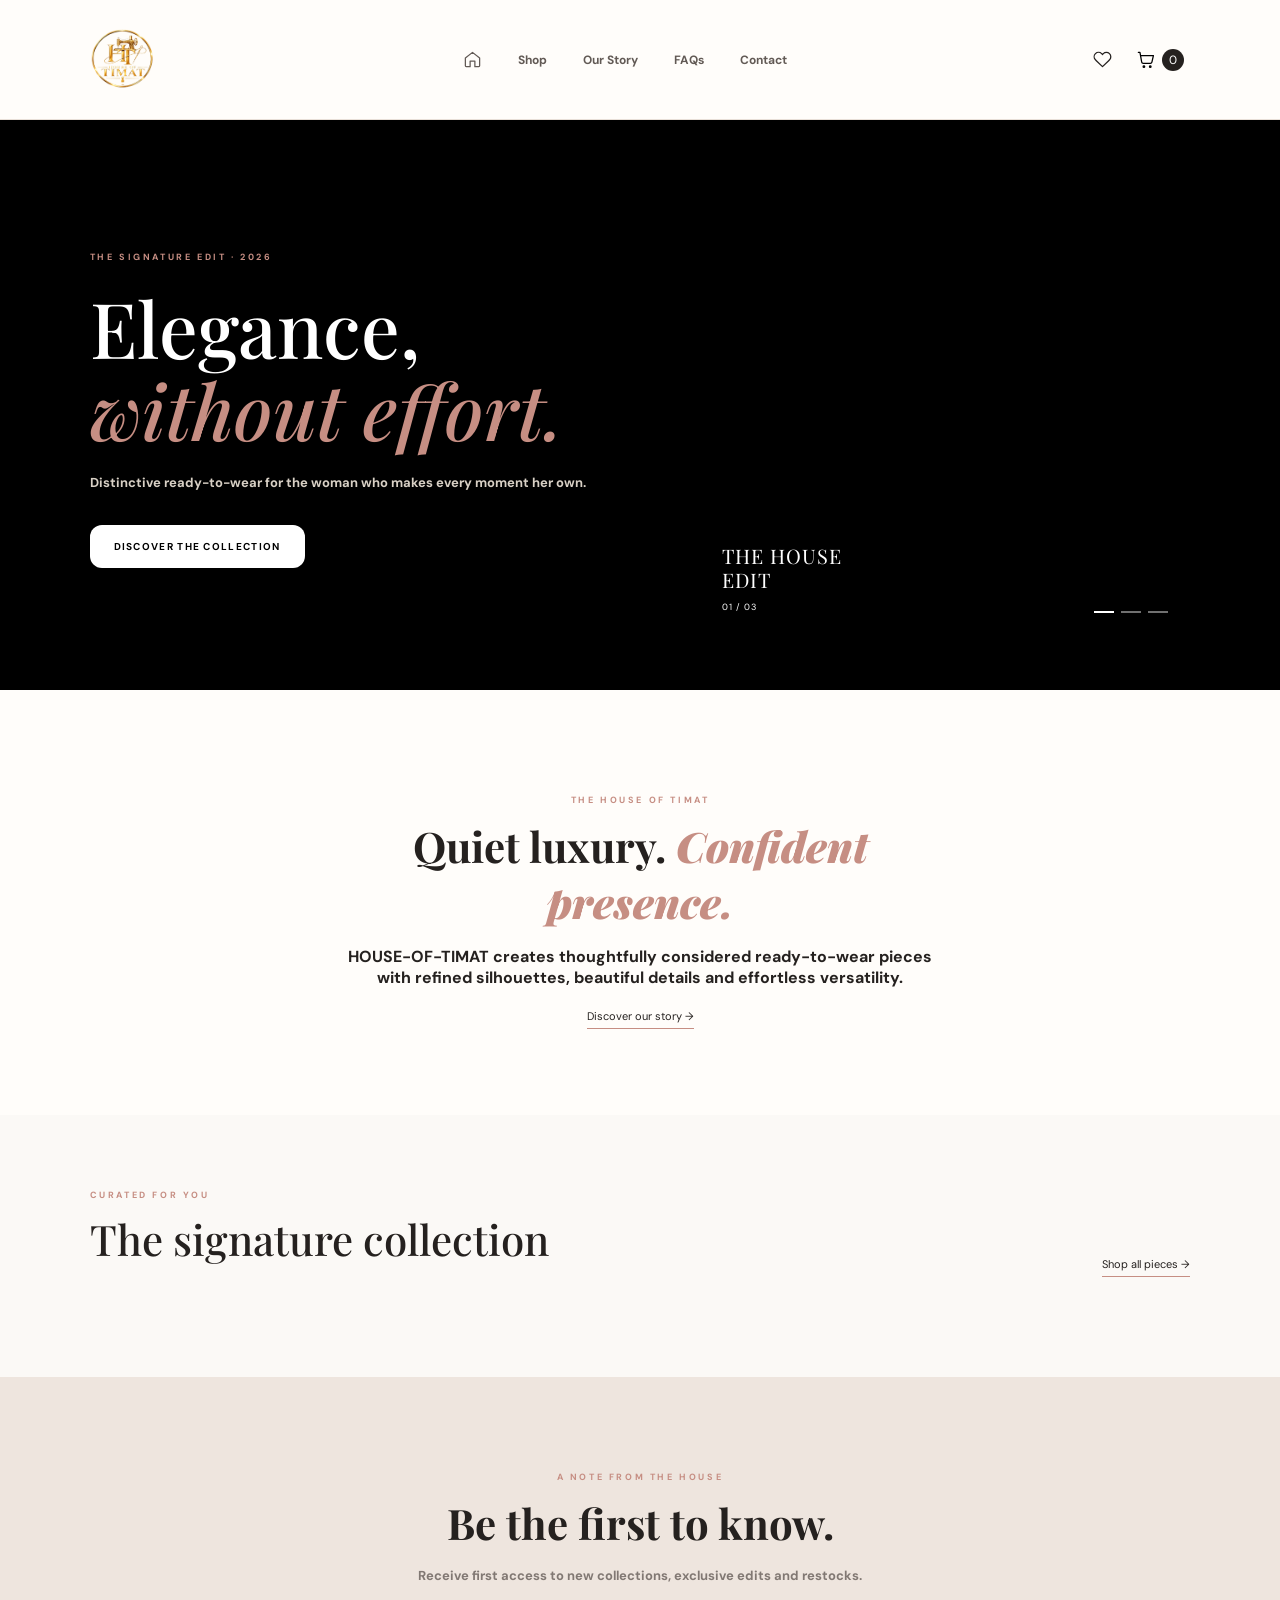
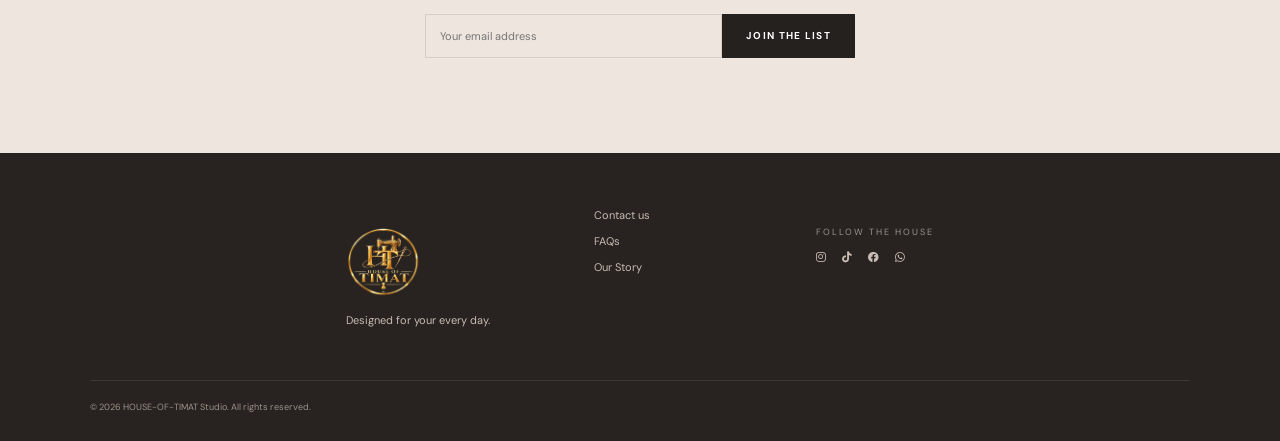
<file: index.html>
<!DOCTYPE html>
<html lang="en">

<head>
    <meta charset="UTF-8">
    <meta name="viewport" content="width=device-width, initial-scale=1.0">
    <meta name="description" content="HOUSE-OF-TIMAT — refined ready-to-wear for women.">
    <title>HOUSE-OF-TIMAT — Ready to Wear</title>
    <link rel="stylesheet" href="styles.css">
    <link rel="stylesheet" href="https://cdnjs.cloudflare.com/ajax/libs/font-awesome/6.0.0/css/all.min.css">
</head>

<body>
    <header class="site-header">
        <a class="brand" href="index.html">
            <span class="logo"><img src="logo.png" alt=""></span>
        </a>
        <nav>
            <a href="index.html" aria-label="Home" title="Home" class="nav-icon"><svg viewBox="0 0 24 24">
                    <path d="m3 10 9-7 9 7v10a1 1 0 0 1-1 1h-5v-7H9v7H4a1 1 0 0 1-1-1z" />
                </svg></a>
            <a href="shop.html" style="font-weight: bolder;">Shop</a>
            <a href="about.html" style="font-weight: bolder;">Our Story</a>
            <a href="faq.html" style="font-weight: bolder;">FAQs</a><a href="contact.html"
                style="font-weight: bolder;">Contact</a>
        </nav>
        <div class="header-actions">
            <a href="wishlist.html" class="icon-link" title="Wishlist" aria-label="Wishlist">
                <svg viewBox="0 0 24 24">
                    <path
                        d="M20.8 4.6a5.5 5.5 0 0 0-7.8 0L12 5.7l-1.1-1.1a5.5 5.5 0 0 0-7.8 7.8l1.1 1.1L12 21l7.8-7.5 1.1-1.1a5.5 5.5 0 0 0-.1-7.8z" />
                </svg></span></a>
            <button class="cart-button" id="cartToggle" aria-label="Shopping cart" title="Shopping cart"><svg
                    viewBox="0 0 24 24">
                    <path d="M3 3h2l2.2 12.2a2 2 0 0 0 2 1.6h8.9a2 2 0 0 0 2-1.6L22 7H6" />
                    <circle cx="10" cy="21" r="1" />
                    <circle cx="18" cy="21" r="1" />
                </svg><span id="cartCount">0</span></button>
        </div>
    </header>
    <section class="hero">
        <div class="hero-copy">
            <p class="eyebrow" style="font-weight: bolder;">THE SIGNATURE EDIT · 2026</p>
            <h1>Elegance,<br><em>without effort.</em></h1>
            <p style="font-weight: bolder;">Distinctive ready-to-wear for the woman who makes every moment her own.</p>
            <a class="button dark" href="shop.html" style="border-radius: 12px; font-weight: bolder;">Discover the
                collection</a>
        </div>
        <div class="hero-image" id="heroSlider">
            <div class="hero-slides">
                <div class="hero-slide active"
                    style="background-image:url('https://images.unsplash.com/photo-1539109136881-3be0616acf4b?auto=format&fit=crop&w=1100&q=85')">
                </div>
                <div class="hero-slide"
                    style="background-image:url('https://images.unsplash.com/photo-1483985988355-763728e1935b?auto=format&fit=crop&w=1100&q=85')">
                </div>
                <div class="hero-slide"
                    style="background-image:url('https://images.unsplash.com/photo-1595777457583-95e059d581b8?auto=format&fit=crop&w=1100&q=85')">
                </div>
            </div>
            <div class="image-note">THE HOUSE<br>EDIT <span id="heroSlideCount">01 / 03</span></div>
            <button class="hero-arrow hero-prev" type="button" aria-label="Previous slide">‹</button>
            <button class="hero-arrow hero-next" type="button" aria-label="Next slide">›</button>
            <div class="hero-dots" aria-label="Choose hero slide">
                <button class="active" type="button" aria-label="Slide 1"></button>
                <button type="button" aria-label="Slide 2"></button>
                <button type="button" aria-label="Slide 3"></button>
            </div>
        </div>
    </section>
    <section class="intro">
        <p class="eyebrow" style="font-weight: bolder;">THE HOUSE OF TIMAT</p>
        <h2 style="font-weight: bolder;">Quiet luxury. <em style="font-weight: bolder;">Confident presence.</em></h2>
        <p style="font-weight: bolder;">HOUSE-OF-TIMAT creates thoughtfully considered ready-to-wear pieces with refined
            silhouettes, beautiful
            details and effortless versatility.</p><a class="text-link" href="about.html">Discover our story →</a>
    </section>
    <section class="shop-section">
        <div class="section-heading">
            <div>
                <p class="eyebrow">CURATED FOR YOU</p>
                <h2>The signature collection</h2>
            </div><a class="text-link" href="shop.html">Shop all pieces →</a>
        </div>
        <div class="products" id="products"></div>
    </section>
    <section class="newsletter">
        <p class="eyebrow" style="font-weight: bolder;">A NOTE FROM THE HOUSE</p>
        <h2 style="font-weight: bolder;">Be the first to know.</h2>
        <p style="font-weight: bolder;">Receive first access to new collections, exclusive edits and restocks.</p>
        <form id="newsletterForm">
            <input type="email" placeholder="Your email address" required>
            <button class="button dark" style="font-weight: bolder;">Join the list</button>
        </form>
        <small id="newsletterMsg"></small>
    </section>
    <footer class="site-footer">
        <div class="footer-grid">
            <div class="footer-brand-block">
                <a class="brand footer-brand" href="index.html"><span class="logo"><img src="logo.png"
                            alt="HOUSE-OF-TIMAT logo"></span></a>
                <p>Designed for your every day.</p>
            </div>
            <nav class="footer-links" aria-label="Footer navigation">
                <a href="contact.html">Contact us</a>
                <a href="faq.html">FAQs</a>
                <a href="about.html">Our Story</a>
            </nav>
            <div class="footer-socials">
                <span>Follow the house</span>
                <div class="socials">
                    <a href="https://instagram.com" target="_blank" rel="noopener" aria-label="Instagram"><i
                            class="fa-brands fa-instagram"></i></a>
                    <a href="https://tiktok.com" target="_blank" rel="noopener" aria-label="TikTok"><i
                            class="fa-brands fa-tiktok"></i></a>
                    <a href="https://facebook.com" target="_blank" rel="noopener" aria-label="Facebook"><i
                            class="fa-brands fa-facebook"></i></a>
                    <a href="https://whatsapp.com" target="_blank" rel="noopener" aria-label="WhatsApp"><i
                            class="fa-brands fa-whatsapp"></i></a>
                </div>
            </div>
        </div>
        <small class="footer-copy">© 2026 HOUSE-OF-TIMAT Studio. All rights reserved.</small>
    </footer>
    <div class="cart-drawer" id="cartDrawer">
        <div class="drawer-head">
            <h3>Your bag</h3><button id="closeCart" aria-label="Close">✕</button>
        </div>
        <div id="cartItems"></div>
        <div class="cart-bottom">
            <div class="total"><span>Subtotal</span><strong id="cartTotal">₦0</strong></div><label class="payment-label"
                for="paymentMethod">Payment method</label><select id="paymentMethod" class="payment-select">
                <option value="Paystack">Card / Paystack</option>
                <option value="Flutterwave">Card / Flutterwave</option>
                <option value="Bank transfer">Bank transfer</option>
            </select>
            <button class="button dark full" id="checkout">Continue to checkout</button><small>Demo checkout only.
                Connect a payment provider for live orders.</small>
        </div>
    </div>
    <div class="overlay" id="overlay"></div>
    <script src="store.js"></script>
</body>

</html>
</file>
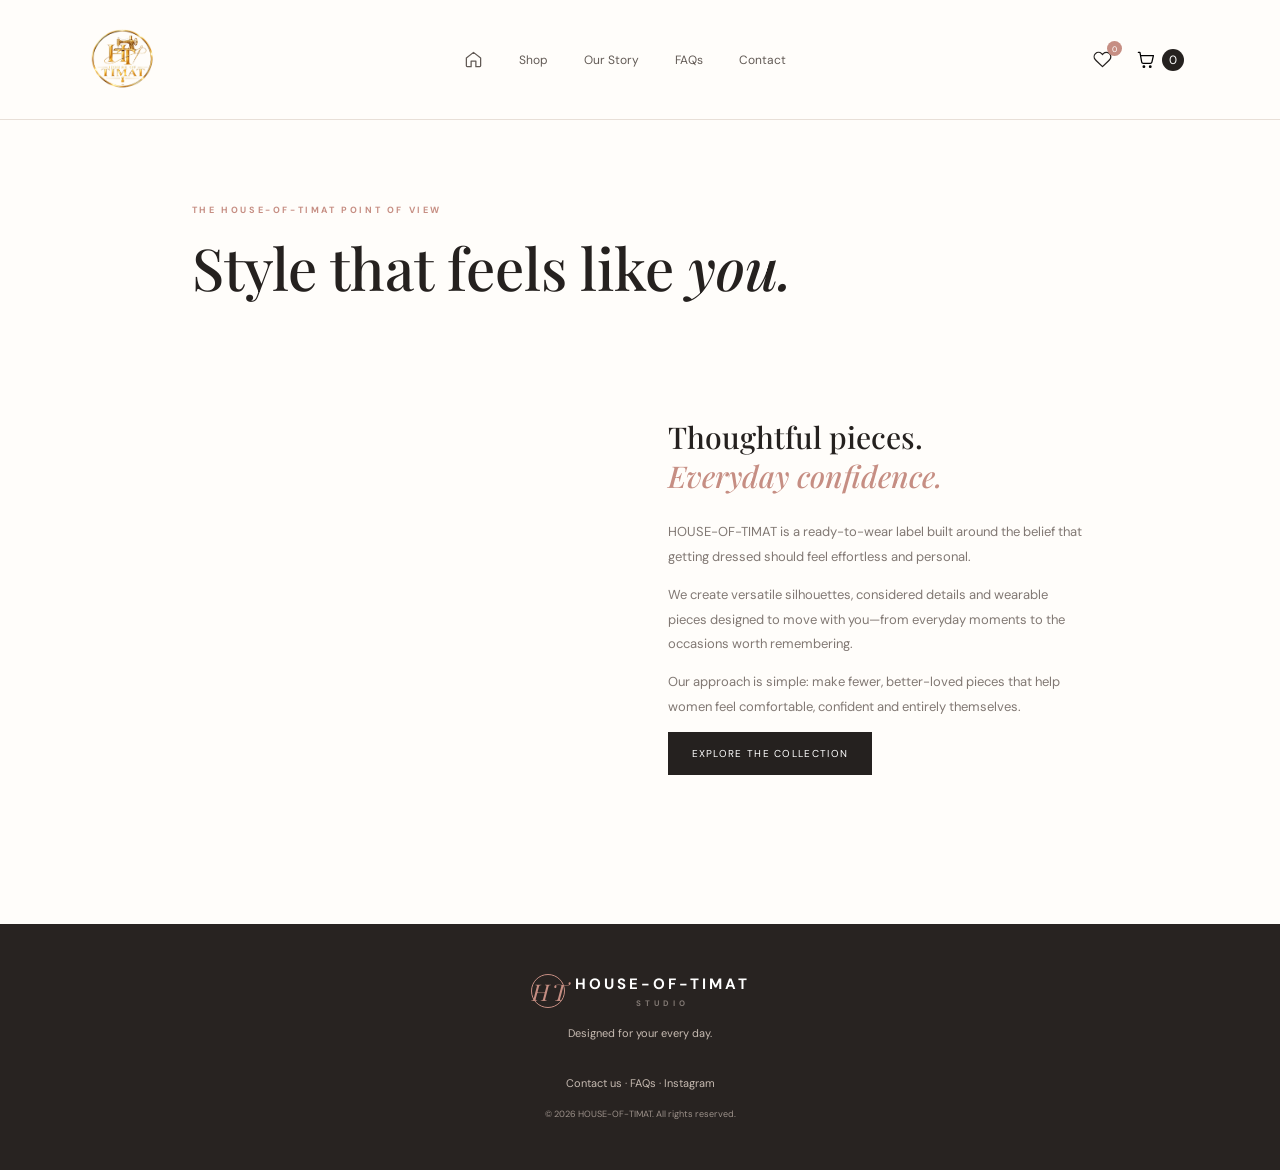
<file: about.html>
<!DOCTYPE html><html lang="en"><head><meta charset="UTF-8"><meta name="viewport" content="width=device-width, initial-scale=1.0"><title>Our Story — HOUSE-OF-TIMAT</title><link rel="stylesheet" href="styles.css"></head><body><header class="site-header">
<a class="brand" href="index.html"><span class="logo"><img src="logo.png" alt="HOUSE-OF-TIMAT logo"></span></a>
<nav><a href="index.html" aria-label="Home" title="Home" class="nav-icon"><svg viewBox="0 0 24 24"><path d="m3 10 9-7 9 7v10a1 1 0 0 1-1 1h-5v-7H9v7H4a1 1 0 0 1-1-1z"/></svg></a><a href="shop.html">Shop</a><a href="about.html">Our Story</a><a href="faq.html">FAQs</a><a href="contact.html">Contact</a></nav>
<div class="header-actions"><a href="wishlist.html" class="icon-link" title="Wishlist" aria-label="Wishlist"><svg viewBox="0 0 24 24"><path d="M20.8 4.6a5.5 5.5 0 0 0-7.8 0L12 5.7l-1.1-1.1a5.5 5.5 0 0 0-7.8 7.8l1.1 1.1L12 21l7.8-7.5 1.1-1.1a5.5 5.5 0 0 0-.1-7.8z"/></svg><span id="wishCount">0</span></a><button class="cart-button" id="cartToggle" aria-label="Shopping cart" title="Shopping cart"><svg viewBox="0 0 24 24"><path d="M3 3h2l2.2 12.2a2 2 0 0 0 2 1.6h8.9a2 2 0 0 0 2-1.6L22 7H6"/><circle cx="10" cy="21" r="1"/><circle cx="18" cy="21" r="1"/></svg><span id="cartCount">0</span></button></div></header><main class="content-page"><p class="eyebrow">THE HOUSE-OF-TIMAT POINT OF VIEW</p><h1>Style that feels like <em>you.</em></h1><div class="story-layout"><div class="story-photo"></div><div><h2>Thoughtful pieces.<br><em>Everyday confidence.</em></h2><p>HOUSE-OF-TIMAT is a ready-to-wear label built around the belief that getting dressed should feel effortless and personal.</p><p>We create versatile silhouettes, considered details and wearable pieces designed to move with you—from everyday moments to the occasions worth remembering.</p><p>Our approach is simple: make fewer, better-loved pieces that help women feel comfortable, confident and entirely themselves.</p><a class="button dark" href="shop.html">Explore the collection</a></div></div></main><footer><a class="brand" href="index.html"><span class="brand-mark">HT</span><span>HOUSE-OF-TIMAT <small>STUDIO</small></span></a>
<p>Designed for your every day.</p><div><a href="contact.html">Contact us</a> · <a href="faq.html">FAQs</a> · <a href="https://instagram.com" target="_blank">Instagram</a></div><small>© 2026 HOUSE-OF-TIMAT. All rights reserved.</small></footer><div class="cart-drawer" id="cartDrawer"><div class="drawer-head"><h3>Your bag</h3><button id="closeCart" aria-label="Close">✕</button></div><div id="cartItems"></div><div class="cart-bottom"><div class="total"><span>Subtotal</span><strong id="cartTotal">₦0</strong></div><label class="payment-label" for="paymentMethod">Payment method</label><select id="paymentMethod" class="payment-select"><option value="Paystack">Card / Paystack</option><option value="Flutterwave">Card / Flutterwave</option><option value="Bank transfer">Bank transfer</option></select>
<button class="button dark full" id="checkout">Continue to checkout</button><small>Demo checkout only. Connect a payment provider for live orders.</small></div></div><div class="overlay" id="overlay"></div><script src="store.js"></script></body></html>
</file>
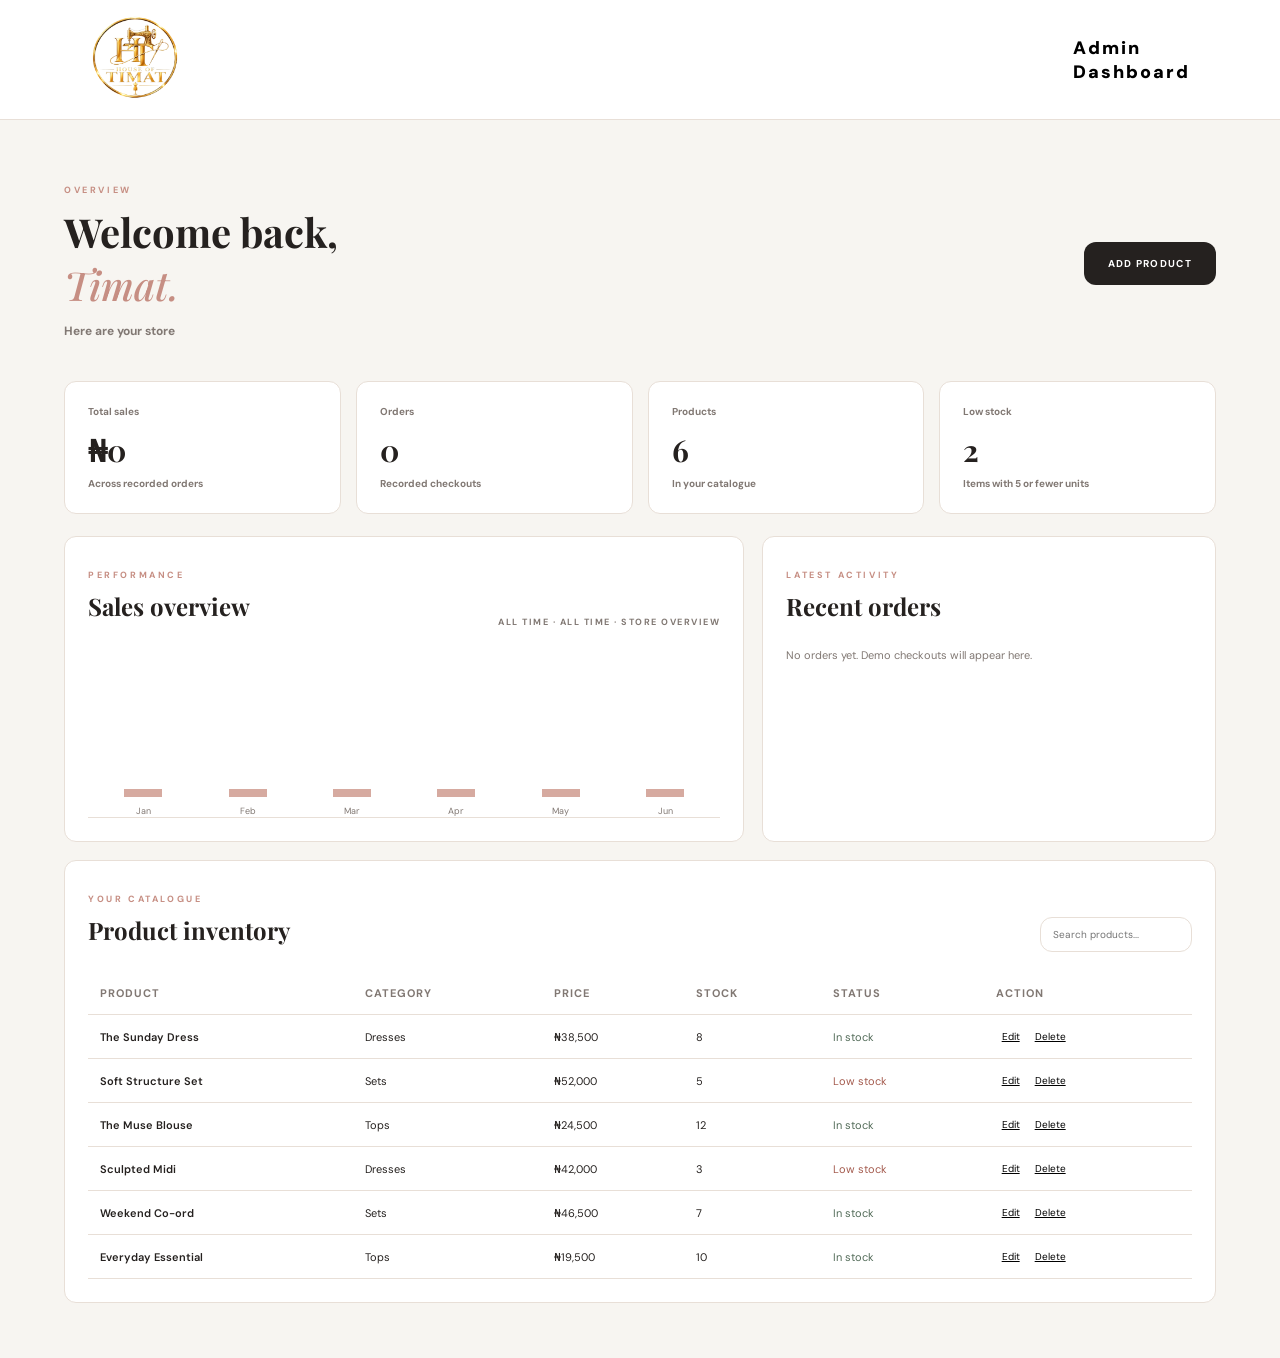
<file: admin.html>
<!DOCTYPE html>
<html lang="en">

<head>
    <meta charset="UTF-8">
    <meta name="viewport" content="width=device-width, initial-scale=1.0">
    <title>HOUSE-OF-TIMAT — Admin</title>
    <link rel="stylesheet" href="styles.css">
</head>

<body class="admin-body">
    <header class="admin-header">
        <a class="brand" href="index.html">
            <span class="logo"><img src="logo.png" alt="HOUSE-OF-TIMAT logo">
            </span>
        </a>
        <div>
            <span class="admin-label" style="font-weight: bolder;">
                <h1 style="color: black; font-weight: bolder;">Admin<br>Dashboard</h1>
            </span>
        </div>
    </header>
    <main class="admin-wrap">
        <div class="admin-title">
            <div>
                <p class="eyebrow" style="font-weight: bolder;">OVERVIEW</p>
                <h1 style="font-weight: bolder;">Welcome back, <br><em>Timat.</em></h1>
                <p style="font-weight: bolder;">Here are your store </p>
            </div><button class="button dark" id="addProductBtn" style="border-radius: 12px; font-weight: bolder;">Add
                product</button>
        </div>
        <div class="stats">
            <article style="border-radius: 12px;">
                <span style="font-weight: bolder;">Total sales</span>
                <strong id="salesValue" style="font-weight: bolder;">₦0</strong>
                <small id="salesNote" style="font-weight: bolder;">Across recorded orders</small>
            </article>
            <article style="border-radius: 12px;">
                <span style="font-weight: bolder;">Orders</span>
                <strong id="ordersValue" style="font-weight: bolder;">0</strong>
                <small style="font-weight: bolder;">Recorded checkouts</small>
            </article>
            <article style="border-radius: 12px;">
                <span style="font-weight: bolder;">Products</span>
                <strong id="productsValue" style="font-weight: bolder;">0</strong>
                <small style="font-weight: bolder;">In your catalogue</small>
            </article>
            <article style="border-radius: 12px;">
                <span style="font-weight: bolder;">Low stock</span>
                <strong id="lowStockValue" style="font-weight: bolder;">0</strong>
                <small style="font-weight: bolder;">Items with 5 or fewer units</small>
            </article>
        </div>
        <div class="admin-grid">
            <section class="panel" style="border-radius: 12px;">
                <div class="panel-head">
                    <div>
                        <p class="eyebrow" style="font-weight: bolder;">PERFORMANCE</p>
                        <h2 style="font-weight: bolder;">Sales overview</h2>
                    </div><span class="period" style="font-weight: bolder;">ALL TIME · ALL TIME · STORE OVERVIEW</span>
                </div>
                <div class="chart" id="salesChart"></div>
            </section>
            <section class="panel" style="border-radius: 12px;">
                <div class="panel-head">
                    <div>
                        <p class="eyebrow" style="font-weight: bolder;">LATEST ACTIVITY</p>
                        <h2 style="font-weight: bolder;">Recent orders</h2>
                    </div>
                </div>
                <div class="orders" id="ordersList"></div>
            </section>
        </div>
        <section class="panel inventory-panel" style="border-radius: 12px;">
            <div class="panel-head">
                <div>
                    <p class="eyebrow" style="font-weight: bolder;">YOUR CATALOGUE</p>
                    <h2 style="font-weight: bolder;">Product inventory</h2>
                </div>
                <input class="search" id="inventorySearch" placeholder="Search products..."
                    style="border-radius: 12px;">
            </div>
            <div class="table-scroll">
                <table>
                    <thead>
                        <tr>
                            <th style="font-weight: bolder;">Product</th>
                            <th style="font-weight: bolder;">Category</th>
                            <th style="font-weight: bolder;">Price</th>
                            <th style="font-weight: bolder;">Stock</th>
                            <th style="font-weight: bolder;">Status</th>
                            <th style="font-weight: bolder;">Action</th>
                        </tr>
                    </thead>
                    <tbody id="inventoryRows"></tbody>
                </table>
            </div>
        </section>
    </main>
    <div class="modal" id="productModal">
        <form id="productForm">
            <div class="drawer-head">
                <h3 id="modalTitle">Add a product</h3><button type="button" id="closeModal">✕</button>
            </div><label>Product name<input name="name" required placeholder="e.g. The Sunday Dress"></label>
            <div class="form-row"><label>Category<select name="category">
                        <option>Dresses</option>
                        <option>Sets</option>
                        <option>Tops</option>
                    </select></label><label>Price (₦)<input name="price" type="number" min="1" required></label></div>
            <div class="form-row"><label>Available stock<input name="stock" type="number" min="0"
                        required></label><label>Image URL<input name="image" placeholder="https://..."></label></div>
            <label>Short description<textarea name="description" rows="2"
                    placeholder="A little about this piece"></textarea></label><button class="button dark full">Save
                product</button>
        </form>
    </div>
    <div class="toast" id="toast"></div>
    <script src="store.js"></script>
    <script src="admin.js"></script>
</body>

</html>
</file>
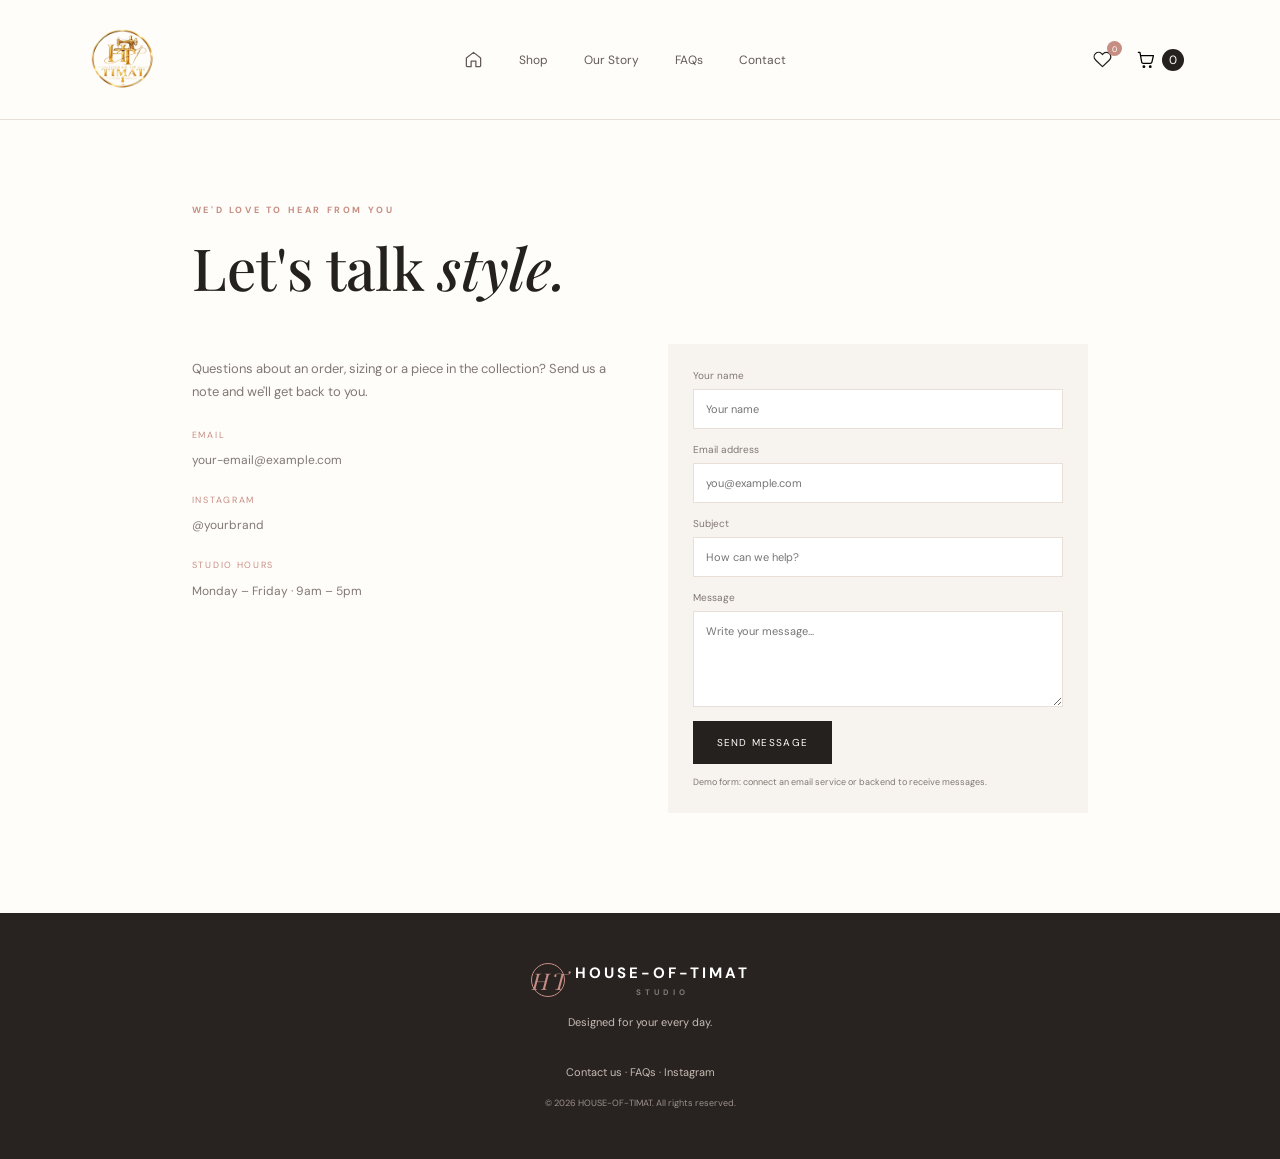
<file: contact.html>
<!DOCTYPE html><html lang="en"><head><meta charset="UTF-8"><meta name="viewport" content="width=device-width, initial-scale=1.0"><title>Contact — HOUSE-OF-TIMAT</title><link rel="stylesheet" href="styles.css"></head><body><header class="site-header">
<a class="brand" href="index.html"><span class="logo"><img src="logo.png" alt="HOUSE-OF-TIMAT logo"></span></a>
<nav><a href="index.html" aria-label="Home" title="Home" class="nav-icon"><svg viewBox="0 0 24 24"><path d="m3 10 9-7 9 7v10a1 1 0 0 1-1 1h-5v-7H9v7H4a1 1 0 0 1-1-1z"/></svg></a><a href="shop.html">Shop</a><a href="about.html">Our Story</a><a href="faq.html">FAQs</a><a href="contact.html">Contact</a></nav>
<div class="header-actions"><a href="wishlist.html" class="icon-link" title="Wishlist" aria-label="Wishlist"><svg viewBox="0 0 24 24"><path d="M20.8 4.6a5.5 5.5 0 0 0-7.8 0L12 5.7l-1.1-1.1a5.5 5.5 0 0 0-7.8 7.8l1.1 1.1L12 21l7.8-7.5 1.1-1.1a5.5 5.5 0 0 0-.1-7.8z"/></svg><span id="wishCount">0</span></a><button class="cart-button" id="cartToggle" aria-label="Shopping cart" title="Shopping cart"><svg viewBox="0 0 24 24"><path d="M3 3h2l2.2 12.2a2 2 0 0 0 2 1.6h8.9a2 2 0 0 0 2-1.6L22 7H6"/><circle cx="10" cy="21" r="1"/><circle cx="18" cy="21" r="1"/></svg><span id="cartCount">0</span></button></div></header><main class="content-page"><p class="eyebrow">WE'D LOVE TO HEAR FROM YOU</p><h1>Let's talk <em>style.</em></h1><div class="contact-layout"><div><p class="page-lead">Questions about an order, sizing or a piece in the collection? Send us a note and we'll get back to you.</p><div class="contact-detail"><span>Email</span><a href="mailto:your-email@example.com">your-email@example.com</a></div><div class="contact-detail"><span>Instagram</span><a href="https://instagram.com" target="_blank">@yourbrand</a></div><div class="contact-detail"><span>Studio hours</span><p>Monday – Friday · 9am – 5pm</p></div></div><form class="contact-form" id="contactForm"><label>Your name<input name="name" required placeholder="Your name"></label><label>Email address<input name="email" type="email" required placeholder="you@example.com"></label><label>Subject<input name="subject" required placeholder="How can we help?"></label><label>Message<textarea name="message" rows="5" required placeholder="Write your message..."></textarea></label><button class="button dark">Send message</button><small id="contactMsg">Demo form: connect an email service or backend to receive messages.</small></form></div></main><footer><a class="brand" href="index.html"><span class="brand-mark">HT</span><span>HOUSE-OF-TIMAT <small>STUDIO</small></span></a>
<p>Designed for your every day.</p><div><a href="contact.html">Contact us</a> · <a href="faq.html">FAQs</a> · <a href="https://instagram.com" target="_blank">Instagram</a></div><small>© 2026 HOUSE-OF-TIMAT. All rights reserved.</small></footer><div class="cart-drawer" id="cartDrawer"><div class="drawer-head"><h3>Your bag</h3><button id="closeCart" aria-label="Close">✕</button></div><div id="cartItems"></div><div class="cart-bottom"><div class="total"><span>Subtotal</span><strong id="cartTotal">₦0</strong></div><label class="payment-label" for="paymentMethod">Payment method</label><select id="paymentMethod" class="payment-select"><option value="Paystack">Card / Paystack</option><option value="Flutterwave">Card / Flutterwave</option><option value="Bank transfer">Bank transfer</option></select>
<button class="button dark full" id="checkout">Continue to checkout</button><small>Demo checkout only. Connect a payment provider for live orders.</small></div></div><div class="overlay" id="overlay"></div><script src="store.js"></script></body></html>
</file>
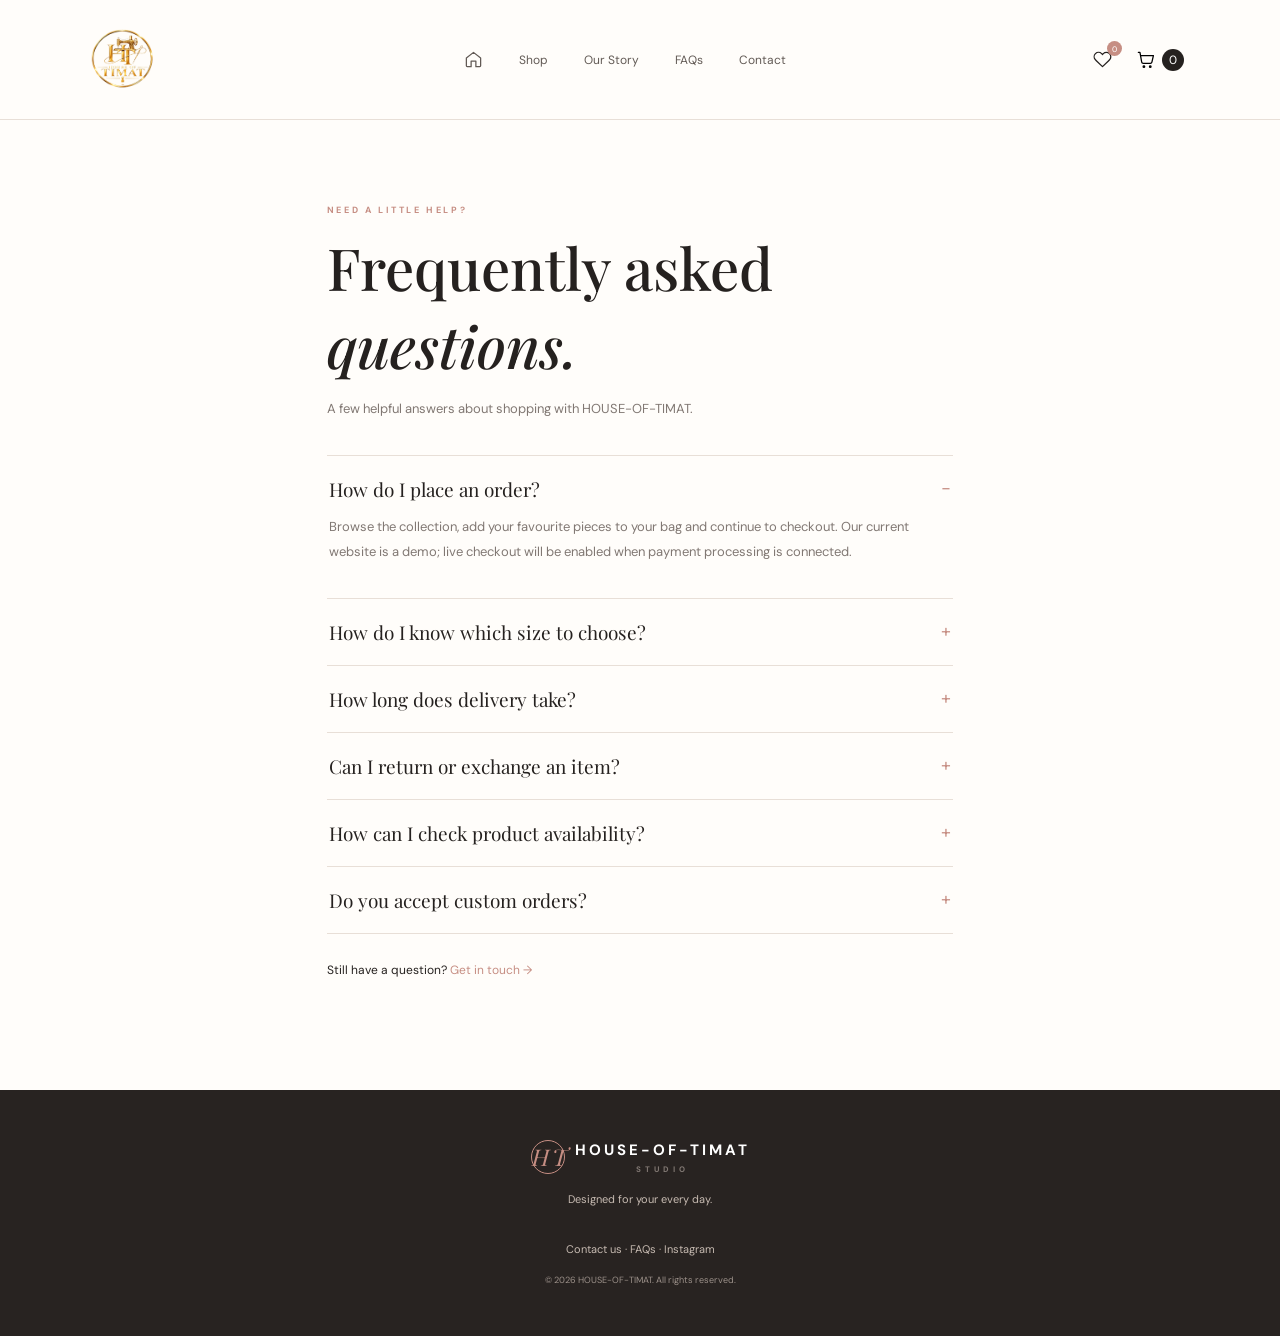
<file: faq.html>
<!DOCTYPE html><html lang="en"><head><meta charset="UTF-8"><meta name="viewport" content="width=device-width, initial-scale=1.0"><title>FAQs — HOUSE-OF-TIMAT</title><link rel="stylesheet" href="styles.css"></head><body><header class="site-header">
<a class="brand" href="index.html"><span class="logo"><img src="logo.png" alt="HOUSE-OF-TIMAT logo"></span></a>
<nav><a href="index.html" aria-label="Home" title="Home" class="nav-icon"><svg viewBox="0 0 24 24"><path d="m3 10 9-7 9 7v10a1 1 0 0 1-1 1h-5v-7H9v7H4a1 1 0 0 1-1-1z"/></svg></a><a href="shop.html">Shop</a><a href="about.html">Our Story</a><a href="faq.html">FAQs</a><a href="contact.html">Contact</a></nav>
<div class="header-actions"><a href="wishlist.html" class="icon-link" title="Wishlist" aria-label="Wishlist"><svg viewBox="0 0 24 24"><path d="M20.8 4.6a5.5 5.5 0 0 0-7.8 0L12 5.7l-1.1-1.1a5.5 5.5 0 0 0-7.8 7.8l1.1 1.1L12 21l7.8-7.5 1.1-1.1a5.5 5.5 0 0 0-.1-7.8z"/></svg><span id="wishCount">0</span></a><button class="cart-button" id="cartToggle" aria-label="Shopping cart" title="Shopping cart"><svg viewBox="0 0 24 24"><path d="M3 3h2l2.2 12.2a2 2 0 0 0 2 1.6h8.9a2 2 0 0 0 2-1.6L22 7H6"/><circle cx="10" cy="21" r="1"/><circle cx="18" cy="21" r="1"/></svg><span id="cartCount">0</span></button></div></header><main class="content-page narrow"><p class="eyebrow">NEED A LITTLE HELP?</p><h1>Frequently asked <em>questions.</em></h1><p class="page-lead">A few helpful answers about shopping with HOUSE-OF-TIMAT.</p><div class="faq-list">
<details open><summary>How do I place an order?</summary><p>Browse the collection, add your favourite pieces to your bag and continue to checkout. Our current website is a demo; live checkout will be enabled when payment processing is connected.</p></details>
<details><summary>How do I know which size to choose?</summary><p>Please check the size guide on the product listing when available. If you need help choosing a fit, contact our team before ordering.</p></details>
<details><summary>How long does delivery take?</summary><p>Delivery timelines depend on your location and will be confirmed when your order is placed. Contact us for current delivery estimates.</p></details>
<details><summary>Can I return or exchange an item?</summary><p>Return and exchange eligibility should be confirmed with our team before purchase. Items should be unworn and in their original condition.</p></details>
<details><summary>How can I check product availability?</summary><p>Product availability is shown on each product. If an item is marked sold out, please contact us to ask about a restock.</p></details>
<details><summary>Do you accept custom orders?</summary><p>This is a ready-to-wear collection. Contact us to ask whether a particular adjustment or request can be accommodated.</p></details></div><p class="faq-contact">Still have a question? <a href="contact.html">Get in touch →</a></p></main><footer><a class="brand" href="index.html"><span class="brand-mark">HT</span><span>HOUSE-OF-TIMAT <small>STUDIO</small></span></a>
<p>Designed for your every day.</p><div><a href="contact.html">Contact us</a> · <a href="faq.html">FAQs</a> · <a href="https://instagram.com" target="_blank">Instagram</a></div><small>© 2026 HOUSE-OF-TIMAT. All rights reserved.</small></footer><div class="cart-drawer" id="cartDrawer"><div class="drawer-head"><h3>Your bag</h3><button id="closeCart" aria-label="Close">✕</button></div><div id="cartItems"></div><div class="cart-bottom"><div class="total"><span>Subtotal</span><strong id="cartTotal">₦0</strong></div><label class="payment-label" for="paymentMethod">Payment method</label><select id="paymentMethod" class="payment-select"><option value="Paystack">Card / Paystack</option><option value="Flutterwave">Card / Flutterwave</option><option value="Bank transfer">Bank transfer</option></select>
<button class="button dark full" id="checkout">Continue to checkout</button><small>Demo checkout only. Connect a payment provider for live orders.</small></div></div><div class="overlay" id="overlay"></div><script src="store.js"></script></body></html>
</file>
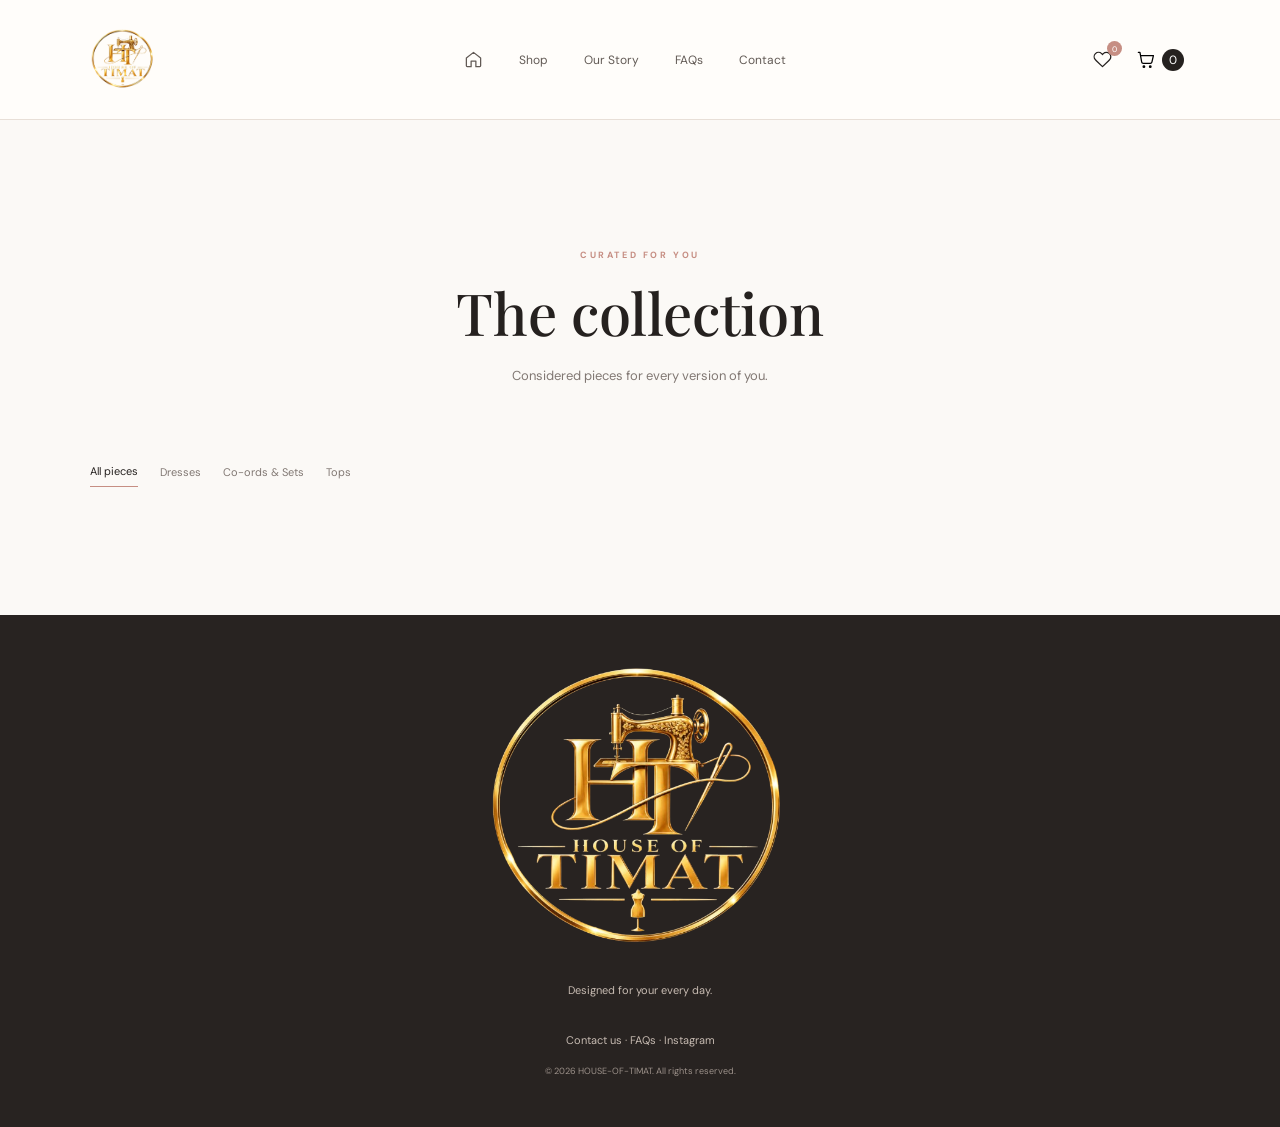
<file: shop.html>
<!DOCTYPE html><html lang="en"><head><meta charset="UTF-8"><meta name="viewport" content="width=device-width, initial-scale=1.0"><title>Shop — HOUSE-OF-TIMAT</title><link rel="stylesheet" href="styles.css"></head><body><header class="site-header">
<a class="brand" href="index.html"><span class="logo"><img src="logo.png" alt="HOUSE-OF-TIMAT logo"></span></a>
<nav><a href="index.html" aria-label="Home" title="Home" class="nav-icon"><svg viewBox="0 0 24 24"><path d="m3 10 9-7 9 7v10a1 1 0 0 1-1 1h-5v-7H9v7H4a1 1 0 0 1-1-1z"/></svg></a><a href="shop.html">Shop</a><a href="about.html">Our Story</a><a href="faq.html">FAQs</a><a href="contact.html">Contact</a></nav>
<div class="header-actions"><a href="wishlist.html" class="icon-link" title="Wishlist" aria-label="Wishlist"><svg viewBox="0 0 24 24"><path d="M20.8 4.6a5.5 5.5 0 0 0-7.8 0L12 5.7l-1.1-1.1a5.5 5.5 0 0 0-7.8 7.8l1.1 1.1L12 21l7.8-7.5 1.1-1.1a5.5 5.5 0 0 0-.1-7.8z"/></svg><span id="wishCount">0</span></a><button class="cart-button" id="cartToggle" aria-label="Shopping cart" title="Shopping cart"><svg viewBox="0 0 24 24"><path d="M3 3h2l2.2 12.2a2 2 0 0 0 2 1.6h8.9a2 2 0 0 0 2-1.6L22 7H6"/><circle cx="10" cy="21" r="1"/><circle cx="18" cy="21" r="1"/></svg><span id="cartCount">0</span></button></div></header><main class="page-main shop-section"><div class="page-heading"><p class="eyebrow">CURATED FOR YOU</p><h1>The collection</h1><p>Considered pieces for every version of you.</p></div><div class="filters"><button class="filter active" data-filter="All">All pieces</button><button class="filter" data-filter="Dresses">Dresses</button><button class="filter" data-filter="Sets">Co-ords & Sets</button><button class="filter" data-filter="Tops">Tops</button></div><div class="products" id="products"></div></main><footer><a class="brand" href="index.html"><span class="logo"><img src="logo.png" alt="HOUSE-OF-TIMAT logo"></span></a><p>Designed for your every day.</p><div><a href="contact.html">Contact us</a> · <a href="faq.html">FAQs</a> · <a href="https://instagram.com" target="_blank">Instagram</a></div><small>© 2026 HOUSE-OF-TIMAT. All rights reserved.</small></footer><div class="cart-drawer" id="cartDrawer"><div class="drawer-head"><h3>Your bag</h3><button id="closeCart" aria-label="Close">✕</button></div><div id="cartItems"></div><div class="cart-bottom"><div class="total"><span>Subtotal</span><strong id="cartTotal">₦0</strong></div><label class="payment-label" for="paymentMethod">Payment method</label><select id="paymentMethod" class="payment-select"><option value="Paystack">Card / Paystack</option><option value="Flutterwave">Card / Flutterwave</option><option value="Bank transfer">Bank transfer</option></select>
<button class="button dark full" id="checkout">Continue to checkout</button><small>Demo checkout only. Connect a payment provider for live orders.</small></div></div><div class="overlay" id="overlay"></div><script src="store.js"></script></body></html>
</file>
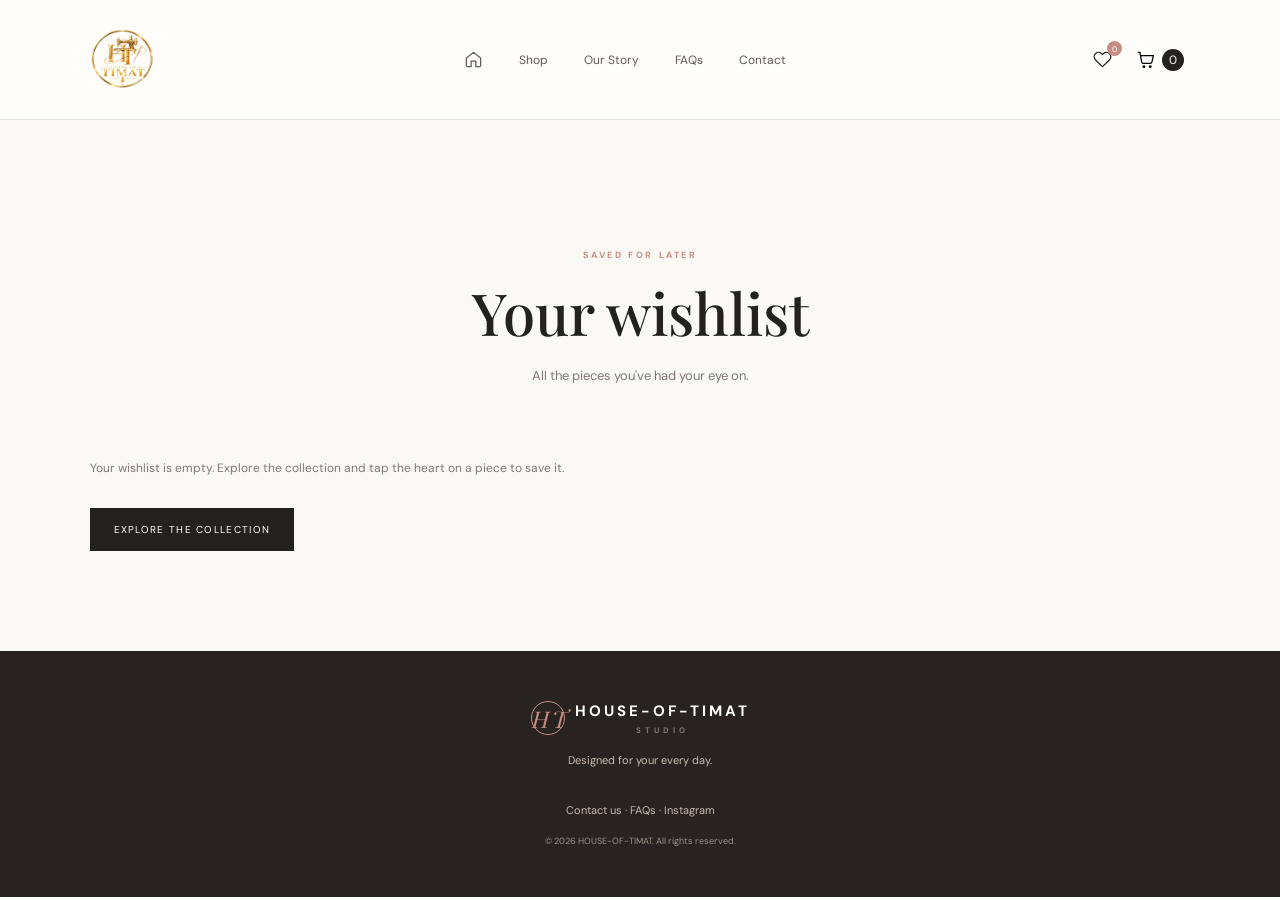
<file: wishlist.html>
<!DOCTYPE html><html lang="en"><head><meta charset="UTF-8"><meta name="viewport" content="width=device-width, initial-scale=1.0"><title>Wishlist — HOUSE-OF-TIMAT</title><link rel="stylesheet" href="styles.css"></head><body><header class="site-header">
<a class="brand" href="index.html"><span class="logo"><img src="logo.png" alt="HOUSE-OF-TIMAT logo"></span></a>
<nav><a href="index.html" aria-label="Home" title="Home" class="nav-icon"><svg viewBox="0 0 24 24"><path d="m3 10 9-7 9 7v10a1 1 0 0 1-1 1h-5v-7H9v7H4a1 1 0 0 1-1-1z"/></svg></a><a href="shop.html">Shop</a><a href="about.html">Our Story</a><a href="faq.html">FAQs</a><a href="contact.html">Contact</a></nav>
<div class="header-actions"><a href="wishlist.html" class="icon-link" title="Wishlist" aria-label="Wishlist"><svg viewBox="0 0 24 24"><path d="M20.8 4.6a5.5 5.5 0 0 0-7.8 0L12 5.7l-1.1-1.1a5.5 5.5 0 0 0-7.8 7.8l1.1 1.1L12 21l7.8-7.5 1.1-1.1a5.5 5.5 0 0 0-.1-7.8z"/></svg><span id="wishCount">0</span></a><button class="cart-button" id="cartToggle" aria-label="Shopping cart" title="Shopping cart"><svg viewBox="0 0 24 24"><path d="M3 3h2l2.2 12.2a2 2 0 0 0 2 1.6h8.9a2 2 0 0 0 2-1.6L22 7H6"/><circle cx="10" cy="21" r="1"/><circle cx="18" cy="21" r="1"/></svg><span id="cartCount">0</span></button></div></header><main class="page-main shop-section"><div class="page-heading"><p class="eyebrow">SAVED FOR LATER</p><h1>Your wishlist</h1><p>All the pieces you've had your eye on.</p></div><div class="products" id="wishlistProducts"></div><p id="emptyWishlist" class="empty-note">Your wishlist is empty. Explore the collection and tap the heart on a piece to save it.</p><a class="button dark" href="shop.html">Explore the collection</a></main><footer><a class="brand" href="index.html"><span class="brand-mark">HT</span><span>HOUSE-OF-TIMAT <small>STUDIO</small></span></a>
<p>Designed for your every day.</p><div><a href="contact.html">Contact us</a> · <a href="faq.html">FAQs</a> · <a href="https://instagram.com" target="_blank">Instagram</a></div><small>© 2026 HOUSE-OF-TIMAT. All rights reserved.</small></footer><div class="cart-drawer" id="cartDrawer"><div class="drawer-head"><h3>Your bag</h3><button id="closeCart" aria-label="Close">✕</button></div><div id="cartItems"></div><div class="cart-bottom"><div class="total"><span>Subtotal</span><strong id="cartTotal">₦0</strong></div><label class="payment-label" for="paymentMethod">Payment method</label><select id="paymentMethod" class="payment-select"><option value="Paystack">Card / Paystack</option><option value="Flutterwave">Card / Flutterwave</option><option value="Bank transfer">Bank transfer</option></select>
<button class="button dark full" id="checkout">Continue to checkout</button><small>Demo checkout only. Connect a payment provider for live orders.</small></div></div><div class="overlay" id="overlay"></div><script src="store.js"></script></body></html>
</file>
<file: styles.css>
@import url('https://fonts.googleapis.com/css2?family=DM+Sans:wght@400;500;600;700&family=Playfair+Display:ital,wght@0,500;0,600;1,500;1,600&display=swap');
:root{--ink:#25211f;--muted:#817873;--cream:#f7f3ee;--paper:#fffdfa;--rose:#c68e83;--line:#e8dfd7;--green:#526b58}*{box-sizing:border-box}html{scroll-behavior:smooth}body{margin:0;color:var(--ink);font-family:'DM Sans',sans-serif;background:var(--paper)}a{color:inherit;text-decoration:none}button,input,select,textarea{font:inherit}button{cursor:pointer}.site-header,.admin-header{height:120px;padding:0 7%;display:flex;align-items:center;justify-content:space-between;background:var(--paper);border-bottom:1px solid var(--line)}.brand{display:flex;align-items:center;gap:10px;font-size:15px;font-weight:700;letter-spacing:3px}.brand small{display:block;font-size:8px;letter-spacing:4px;color:var(--muted);margin-top:4px}.brand-mark{width:34px;height:34px;border:1px solid var(--rose);border-radius:50%;display:grid;place-items:center;font:italic 23px 'Playfair Display';color:var(--rose)}nav{display:flex;gap:36px;font-size:12px;color:#625a55}.cart-button{border:0;background:none;font-size:12px}.cart-button span{display:inline-grid;place-items:center;background:var(--ink);color:white;border-radius:50%;width:22px;height:22px;margin-left:8px}.hero{min-height:570px;background:var(--cream);display:grid;grid-template-columns:1fr 1fr;padding:0 7%;align-items:center;gap:5%}.hero-copy{padding:70px 0}.eyebrow{font-size:9px;letter-spacing:2.6px;color:var(--rose);font-weight:700}.hero h1{font:clamp(54px,6vw,82px)/1.06 'Playfair Display';font-weight:500;margin:24px 0}.hero h1 em,h2 em,.admin-title em{color:var(--rose);font-weight:500}.hero-copy>p:not(.eyebrow){color:var(--muted);font-size:13px;margin-bottom:34px}.button{border:0;padding:15px 24px;font-size:10px;letter-spacing:1.3px;text-transform:uppercase;display:inline-block}.dark{background:var(--ink);color:white}.hero-image{height:460px;max-width:490px;width:100%;justify-self:end;position:relative;background:linear-gradient(0deg,rgba(40,27,24,.13),transparent),url('https://images.unsplash.com/photo-1539109136881-3be0616acf4b?auto=format&fit=crop&w=1100&q=85') center 30%/cover}.image-note{position:absolute;bottom:22px;left:22px;color:white;font:20px/1.2 'Playfair Display';letter-spacing:1px}.image-note span{font:9px 'DM Sans';display:block;margin-top:9px}.intro{text-align:center;padding:95px 20px 90px;max-width:660px;margin:auto}.intro h2,.section-heading h2,.newsletter h2{font:42px 'Playfair Display';font-weight:500;margin:12px 0}.intro>p:last-child,.newsletter>p:not(.eyebrow){font-size:13px;line-height:1.9;color:var(--muted)}.shop-section{padding:65px 7% 100px;background:#fbf9f6}.section-heading,.panel-head{display:flex;justify-content:space-between;align-items:end}.section-heading h2{margin:10px 0}.section-heading>span,.period{font-size:9px;letter-spacing:1.5px;color:var(--muted)}.filters{display:flex;gap:22px;margin:28px 0}.filter{border:0;background:none;padding:8px 0;color:var(--muted);font-size:11px}.filter.active{color:var(--ink);border-bottom:1px solid var(--rose)}.products{display:grid;grid-template-columns:repeat(3,1fr);gap:38px 22px}.product-image{height:350px;background:#eee6df;overflow:hidden;position:relative}.product-image img{width:100%;height:100%;object-fit:cover;transition:transform .5s}.product-card:hover img{transform:scale(1.04)}.product-info{display:flex;justify-content:space-between;gap:12px;padding-top:14px}.product-info h3{font:19px 'Playfair Display';font-weight:500;margin:0 0 6px}.product-info p{font-size:10px;color:var(--muted);margin:0}.price{font-size:12px;font-weight:600;white-space:nowrap}.add-button{margin-top:13px;border:1px solid var(--line);background:transparent;padding:9px 13px;font-size:9px;letter-spacing:1px;text-transform:uppercase}.add-button:disabled{opacity:.4;cursor:not-allowed}.newsletter{text-align:center;padding:85px 20px;background:#eee5de}.newsletter form{display:flex;max-width:430px;margin:25px auto 10px}.newsletter input{flex:1;min-width:0;border:1px solid #d9cec5;background:transparent;padding:14px;font-size:11px}.newsletter small{font-size:10px;color:var(--green)}footer{text-align:center;padding:50px 20px;background:#282321;color:white}footer .brand{justify-content:center}footer p,footer div{font-size:11px;color:#c7bbb2;margin:18px}footer>small{font-size:9px;color:#9c918a}.overlay{display:none;position:fixed;inset:0;background:#1c171480;z-index:5}.cart-drawer{position:fixed;z-index:6;right:-430px;top:0;height:100%;width:min(410px,100%);background:var(--paper);padding:26px;transition:right .3s;display:flex;flex-direction:column}.cart-drawer.open{right:0}.overlay.show{display:block}.drawer-head{display:flex;justify-content:space-between;align-items:center;border-bottom:1px solid var(--line);padding-bottom:15px}.drawer-head h3{font:24px 'Playfair Display';margin:0}.drawer-head button{border:0;background:none}.cart-line{display:flex;justify-content:space-between;padding:18px 0;border-bottom:1px solid var(--line);font-size:12px}.cart-line small{display:block;color:var(--muted);margin-top:5px}.cart-bottom{margin-top:auto}.total{display:flex;justify-content:space-between;padding:18px 0}.full{width:100%;text-align:center}.cart-bottom>small{display:block;text-align:center;color:var(--muted);font-size:9px;margin-top:12px}.admin-body{background:#f7f5f1}.admin-header{background:white}.admin-header>div{display:flex;align-items:center;gap:25px}.admin-label{font-size:9px;letter-spacing:2px;color:var(--muted)}.back-link{font-size:11px}.admin-wrap{max-width:1280px;margin:auto;padding:55px 5%}.admin-title{display:flex;justify-content:space-between;align-items:center;margin-bottom:30px}.admin-title h1{font:40px 'Playfair Display';font-weight:500;margin:8px 0}.admin-title p:last-child{font-size:12px;color:var(--muted)}.stats{display:grid;grid-template-columns:repeat(4,1fr);gap:15px;margin-bottom:22px}.stats article,.panel{background:white;border:1px solid var(--line);padding:23px}.stats article span,.stats article small{display:block;font-size:10px;color:var(--muted)}.stats article strong{display:block;font:30px 'Playfair Display';margin:12px 0 7px}.admin-grid{display:grid;grid-template-columns:1.2fr .8fr;gap:18px;margin-bottom:18px}.panel h2{font:24px 'Playfair Display';font-weight:500;margin:6px 0}.chart{height:190px;display:flex;align-items:end;gap:10px;padding:25px 8px 0;border-bottom:1px solid var(--line)}.bar-wrap{height:100%;flex:1;display:flex;flex-direction:column;justify-content:end;align-items:center;gap:8px}.bar{width:100%;max-width:38px;background:#d6aaa0;min-height:5px}.bar-wrap small{font-size:9px;color:var(--muted)}.orders{margin-top:20px}.order-row{display:flex;justify-content:space-between;border-bottom:1px solid var(--line);padding:13px 0;font-size:11px}.order-row small{display:block;color:var(--muted);margin-top:5px}.order-row strong{font-size:11px}.inventory-panel{margin-top:18px}.search{padding:10px 12px;border:1px solid var(--line);font-size:10px}.table-scroll{overflow-x:auto;margin-top:20px}table{border-collapse:collapse;width:100%;text-align:left;white-space:nowrap}th{font-size:9px;color:var(--muted);letter-spacing:1px;text-transform:uppercase;font-weight:500}td,th{padding:14px 12px;border-bottom:1px solid var(--line);font-size:11px}td:first-child{font-weight:600}.stock-low{color:#a45b4e}.stock-ok{color:var(--green)}.table-action{border:0;background:none;text-decoration:underline;font-size:10px}.admin-footnote{font-size:10px;color:var(--muted);line-height:1.7;margin-top:22px}.modal{display:none;position:fixed;z-index:10;top:50%;left:50%;transform:translate(-50%,-50%);background:white;width:min(520px,92vw);padding:25px;box-shadow:0 20px 70px #0002}.modal.show{display:block}.modal label{display:block;font-size:10px;color:var(--muted);margin:15px 0}.modal input,.modal select,.modal textarea{display:block;width:100%;padding:11px;border:1px solid var(--line);margin-top:7px;font-size:11px;background:white}.form-row{display:grid;grid-template-columns:1fr 1fr;gap:14px}.toast{position:fixed;bottom:25px;right:25px;background:var(--ink);color:white;padding:13px 18px;font-size:11px;display:none}.toast.show{display:block}@media(max-width:760px){.site-header{padding:0 5%;height:70px}nav{gap:13px}nav a{font-size:10px}.hero{grid-template-columns:1fr;padding:0 7%;gap:0}.hero-copy{padding:55px 0 25px}.hero-image{height:390px;justify-self:stretch;margin-bottom:35px}.products{grid-template-columns:repeat(2,1fr);gap:25px 12px}.product-image{height:260px}.product-info{display:block}.price{display:block;margin-top:8px}.stats{grid-template-columns:repeat(2,1fr)}.admin-grid{grid-template-columns:1fr}.admin-title{align-items:flex-start;gap:15px;flex-direction:column}.admin-title h1{font-size:33px}.admin-header{padding:0 5%}.admin-label{display:none}.admin-wrap{padding:35px 4%}.section-heading h2{font-size:35px}}@media(max-width:420px){nav{gap:9px}nav a{font-size:9px}.brand{font-size:12px;letter-spacing:2px}.products{grid-template-columns:1fr 1fr}.product-image{height:220px}.filters{gap:13px}.filter{font-size:10px}.form-row{grid-template-columns:1fr}}


/* Multi-page navigation and saved pieces */
.site-header nav{align-items:center}.nav-icon svg,.icon-link svg,.cart-button svg{width:19px;height:19px;fill:none;stroke:currentColor;stroke-width:1.6;stroke-linecap:round;stroke-linejoin:round;vertical-align:middle}.nav-icon{display:flex;align-items:center}.header-actions{display:flex;align-items:center;gap:18px}.icon-link{position:relative;display:flex;align-items:center}.icon-link span{position:absolute;top:-9px;right:-10px;background:var(--rose);color:white;border-radius:50%;font-size:8px;min-width:15px;height:15px;display:grid;place-items:center}.cart-button{display:flex;align-items:center;gap:7px}.cart-button span{margin:0}.text-link{font-size:11px;border-bottom:1px solid var(--rose);padding-bottom:5px}.page-main{min-height:55vh}.page-heading{text-align:center;padding:55px 0 28px}.page-heading h1,.content-page h1{font:clamp(38px,5vw,58px) 'Playfair Display';font-weight:500;margin:12px 0}.page-heading>p:last-child,.page-lead{font-size:13px;color:var(--muted);line-height:1.8}.content-page{max-width:1050px;margin:auto;padding:75px 6% 100px;min-height:65vh}.content-page.narrow{max-width:780px}.story-layout,.contact-layout{display:grid;grid-template-columns:1fr 1fr;gap:55px;align-items:center;margin-top:38px}.story-photo{height:480px;background:url('https://images.unsplash.com/photo-1483985988355-763728e1935b?auto=format&fit=crop&w=900&q=85') center/cover}.story-layout h2{font:30px/1.3 'Playfair Display';font-weight:500}.story-layout p,.faq-list p{font-size:13px;line-height:1.9;color:var(--muted)}.faq-list{margin-top:35px;border-top:1px solid var(--line)}.faq-list details{border-bottom:1px solid var(--line);padding:20px 2px}.faq-list summary{font:19px 'Playfair Display';cursor:pointer;list-style:none;display:flex;justify-content:space-between}.faq-list summary:after{content:'+';font:18px 'DM Sans';color:var(--rose)}.faq-list details[open] summary:after{content:'−'}.faq-contact{font-size:12px;margin-top:28px}.faq-contact a{color:var(--rose)}.contact-layout{align-items:start}.contact-detail{margin-top:25px}.contact-detail span{display:block;font-size:9px;letter-spacing:1.7px;text-transform:uppercase;color:var(--rose);margin-bottom:7px}.contact-detail p,.contact-detail a{font-size:12px;color:var(--muted)}.contact-form{background:var(--cream);padding:25px}.contact-form label{display:block;font-size:10px;color:var(--muted);margin-bottom:14px}.contact-form input,.contact-form textarea{display:block;width:100%;padding:12px;border:1px solid var(--line);background:white;margin-top:7px;font-size:11px}.contact-form small{display:block;font-size:9px;color:var(--muted);margin-top:12px}.wishlist-heart{position:absolute;right:13px;top:13px;width:36px;height:36px;border:0;border-radius:50%;background:#fffdfaee;color:var(--ink);font-size:20px}.wishlist-heart.saved{color:#b85f68}.empty-note{font-size:12px;color:var(--muted);padding:20px 0}

/* Admin logo */
.admin-header .logo{display:flex;align-items:center}.admin-header .logo img{width:92px;height:92px;object-fit:contain}

/* Home hero */
.hero{background:#000;color:#fff}.hero h1{color:#fff}.hero-copy>p:not(.eyebrow){color:#d8d0c5}.hero .button.dark{background:#fff;color:#000}
@media(max-width:760px){.site-header{gap:10px}.site-header nav{gap:13px}.site-header nav a{font-size:10px}.header-actions{gap:12px}.story-layout,.contact-layout{grid-template-columns:1fr;gap:25px}.story-photo{height:350px}.content-page{padding:55px 6% 70px}.page-heading{padding-top:35px}}

/* Home hero slider */
.hero-image{overflow:hidden;background:none}.hero-slides,.hero-slide{position:absolute;inset:0}.hero-slide{background-position:center 30%;background-size:cover;opacity:0;transform:scale(1.03);transition:opacity .8s ease,transform 1.2s ease}.hero-slide.active{opacity:1;transform:scale(1)}.hero-arrow{position:absolute;top:50%;z-index:2;width:42px;height:42px;margin-top:-21px;border:1px solid #ffffff80;border-radius:50%;background:#0005;color:#fff;font:28px/38px 'Playfair Display';opacity:0;transition:.3s}.hero-image:hover .hero-arrow{opacity:1}.hero-prev{left:18px}.hero-next{right:18px}.hero-dots{position:absolute;z-index:3;right:22px;bottom:22px;display:flex;gap:7px}.hero-dots button{width:20px;height:2px;padding:0;border:0;background:#ffffff70}.hero-dots button.active{background:#fff}@media(max-width:760px){.hero-arrow{opacity:1;width:38px;height:38px;margin-top:-19px}.hero-dots{bottom:18px}}

/* Website logo and footer */
.site-header .logo,.footer-brand .logo{display:flex;align-items:center}.site-header .logo img{width:66px;height:66px;object-fit:contain}.footer-brand .logo img{width:90px;height:90px;object-fit:contain}footer{display:flex;flex-direction:column;align-items:center}.footer-brand{justify-content:center;margin-bottom:4px}@media(max-width:760px){.site-header .logo img{width:54px;height:54px}.footer-brand .logo img{width:78px;height:78px}}

/* Refined footer */
.site-footer{padding:55px 7% 28px;text-align:left}.footer-grid{max-width:1180px;margin:auto;display:grid;grid-template-columns:1.4fr 1fr 1fr;gap:50px;align-items:start}.footer-brand-block p{margin:8px 0 0!important;color:#c7bbb2}.footer-brand{display:inline-flex!important;margin:0!important}.footer-brand .logo img{width:76px;height:76px}.footer-links,.footer-socials{display:flex;flex-direction:column;gap:12px;font-size:11px}.footer-links a,.socials a{color:#c7bbb2}.footer-links a:hover,.socials a:hover{color:#fff}.footer-socials>span{color:#9c918a;font-size:9px;letter-spacing:2px;text-transform:uppercase}.socials{display:flex;flex-wrap:wrap;gap:10px 16px;margin:0!important}.footer-copy{display:block;width:100%;max-width:1180px;margin:35px auto 0!important;padding-top:20px;border-top:1px solid #ffffff18;text-align:left}@media(max-width:760px){.site-footer{padding:45px 6% 25px}.footer-grid{grid-template-columns:1fr;gap:28px}.footer-links,.footer-socials{font-size:12px}.footer-copy{text-align:center}}
</file>
